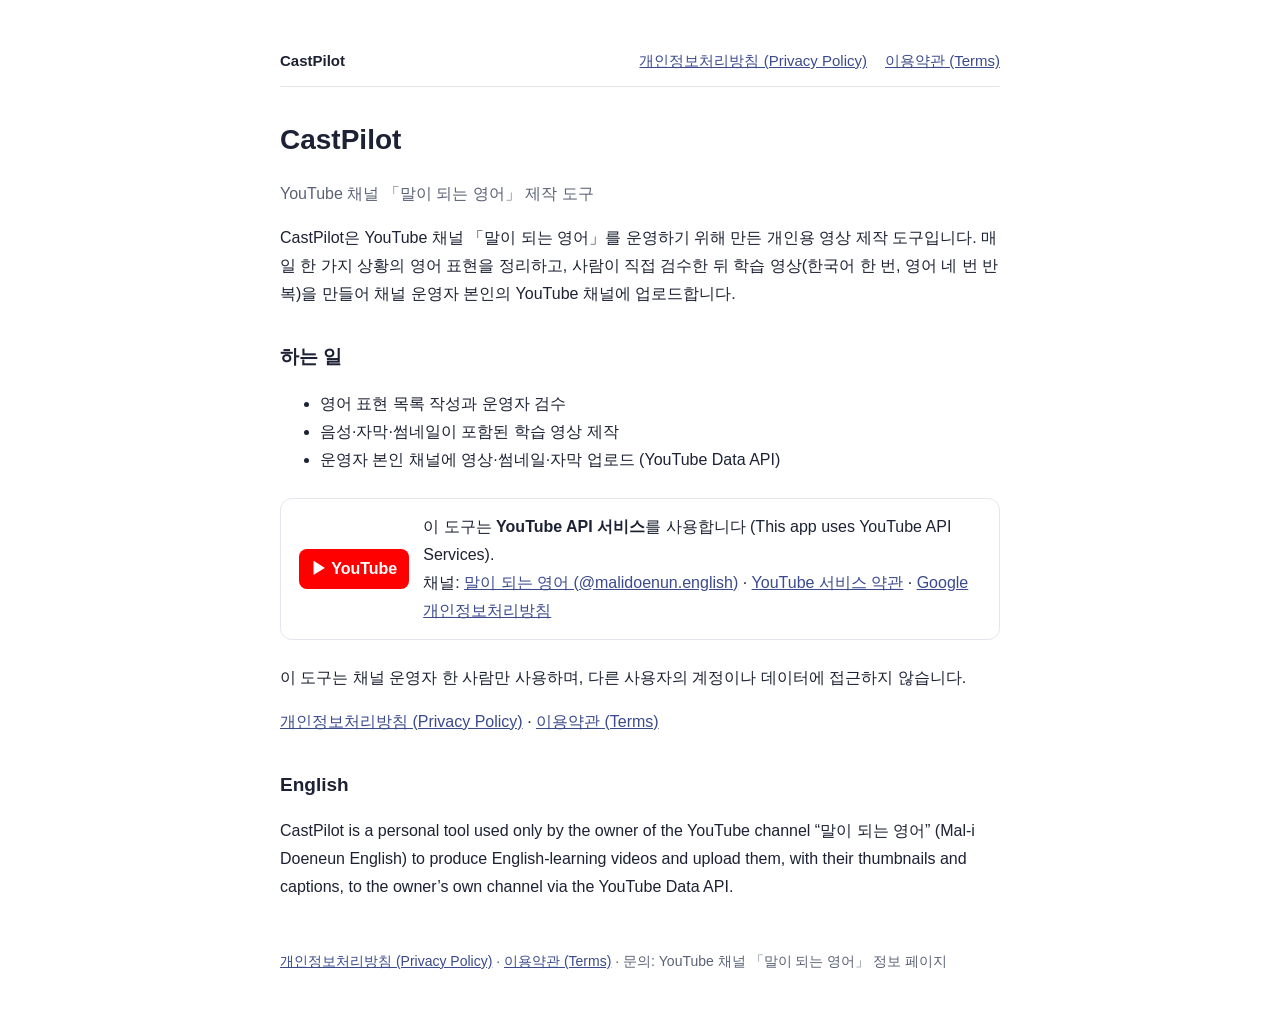
<file: index.html>
<!doctype html>
<html lang="ko"><head><meta charset="utf-8"><meta name="viewport" content="width=device-width,initial-scale=1">
<title>CastPilot</title><link rel="stylesheet" href="style.css"></head><body>
<nav><a class="home" href="index.html">CastPilot</a><a href="privacy.html">개인정보처리방침 (Privacy Policy)</a><a href="terms.html">이용약관 (Terms)</a></nav>
<h1>CastPilot</h1>
<p class="sub">YouTube 채널 「말이 되는 영어」 제작 도구</p>
<p>CastPilot은 YouTube 채널 「말이 되는 영어」를 운영하기 위해 만든 개인용 영상 제작 도구입니다.
매일 한 가지 상황의 영어 표현을 정리하고, 사람이 직접 검수한 뒤 학습 영상(한국어 한 번, 영어 네 번 반복)을 만들어
채널 운영자 본인의 YouTube 채널에 업로드합니다.</p>
<h2>하는 일</h2>
<ul>
<li>영어 표현 목록 작성과 운영자 검수</li>
<li>음성·자막·썸네일이 포함된 학습 영상 제작</li>
<li>운영자 본인 채널에 영상·썸네일·자막 업로드 (YouTube Data API)</li>
</ul>
<div class="yt"><span class="badge">▶ YouTube</span><div>이 도구는 <b>YouTube API 서비스</b>를 사용합니다 (This app uses YouTube API Services).<br>
채널: <a href="https://www.youtube.com/channel/UCBW-Wj9D_DciOlg9ZbUkcmw">말이 되는 영어 (@malidoenun.english)</a> ·
<a href="https://www.youtube.com/t/terms">YouTube 서비스 약관</a> · <a href="https://policies.google.com/privacy">Google 개인정보처리방침</a></div></div>
<p>이 도구는 채널 운영자 한 사람만 사용하며, 다른 사용자의 계정이나 데이터에 접근하지 않습니다.</p>
<p><a href="privacy.html">개인정보처리방침 (Privacy Policy)</a> · <a href="terms.html">이용약관 (Terms)</a></p>
<h2>English</h2>
<p>CastPilot is a personal tool used only by the owner of the YouTube channel “말이 되는 영어” (Mal-i Doeneun English)
to produce English-learning videos and upload them, with their thumbnails and captions, to the owner’s own channel via the YouTube Data API.</p>
<footer><a href="privacy.html">개인정보처리방침 (Privacy Policy)</a> · <a href="terms.html">이용약관 (Terms)</a> · 문의: YouTube 채널 「말이 되는 영어」 정보 페이지</footer>
</body></html>
</file>
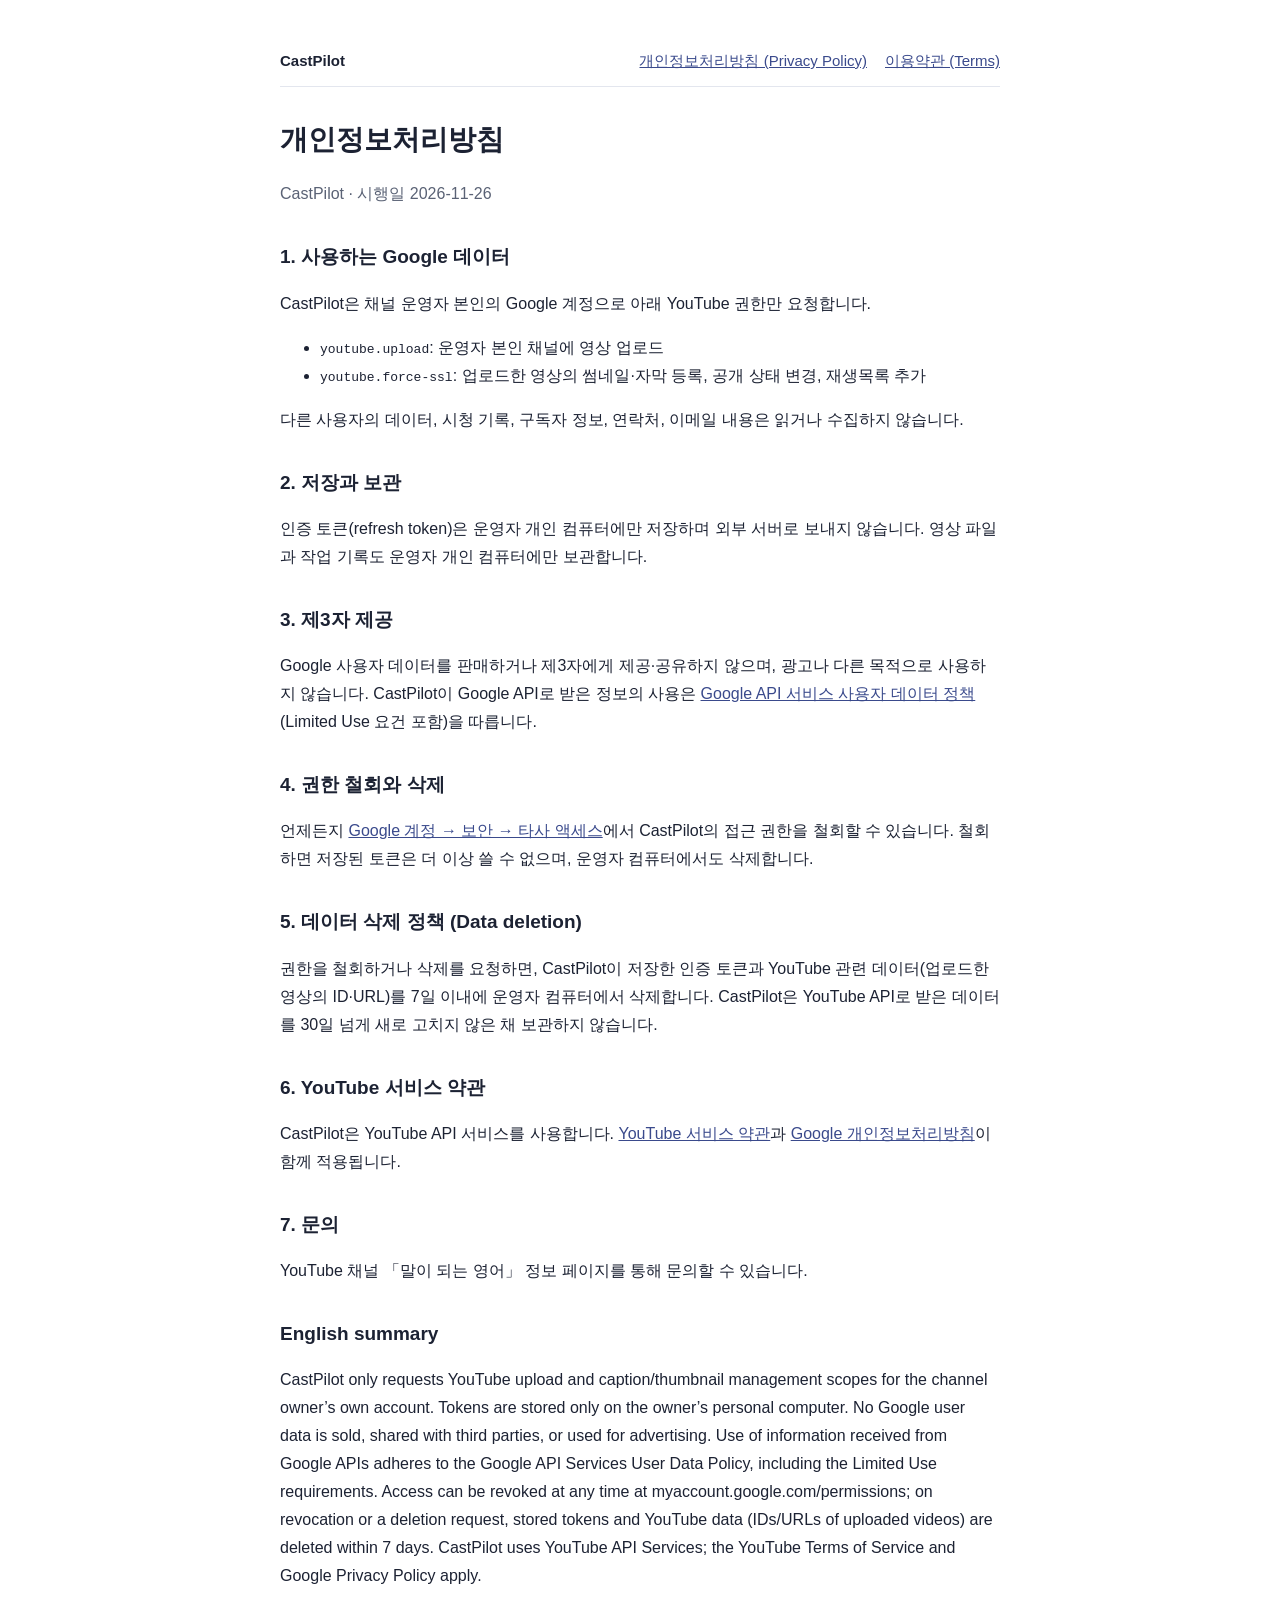
<file: privacy.html>
<!doctype html>
<html lang="ko"><head><meta charset="utf-8"><meta name="viewport" content="width=device-width,initial-scale=1">
<title>CastPilot 개인정보처리방침</title><link rel="stylesheet" href="style.css"></head><body>
<nav><a class="home" href="index.html">CastPilot</a><a href="privacy.html">개인정보처리방침 (Privacy Policy)</a><a href="terms.html">이용약관 (Terms)</a></nav>
<h1>개인정보처리방침</h1>
<p class="sub">CastPilot · 시행일 2026-11-26</p>
<h2>1. 사용하는 Google 데이터</h2>
<p>CastPilot은 채널 운영자 본인의 Google 계정으로 아래 YouTube 권한만 요청합니다.</p>
<ul>
<li><code>youtube.upload</code>: 운영자 본인 채널에 영상 업로드</li>
<li><code>youtube.force-ssl</code>: 업로드한 영상의 썸네일·자막 등록, 공개 상태 변경, 재생목록 추가</li>
</ul>
<p>다른 사용자의 데이터, 시청 기록, 구독자 정보, 연락처, 이메일 내용은 읽거나 수집하지 않습니다.</p>
<h2>2. 저장과 보관</h2>
<p>인증 토큰(refresh token)은 운영자 개인 컴퓨터에만 저장하며 외부 서버로 보내지 않습니다.
영상 파일과 작업 기록도 운영자 개인 컴퓨터에만 보관합니다.</p>
<h2>3. 제3자 제공</h2>
<p>Google 사용자 데이터를 판매하거나 제3자에게 제공·공유하지 않으며, 광고나 다른 목적으로 사용하지 않습니다.
CastPilot이 Google API로 받은 정보의 사용은 <a href="https://developers.google.com/terms/api-services-user-data-policy">Google API 서비스 사용자 데이터 정책</a>(Limited Use 요건 포함)을 따릅니다.</p>
<h2>4. 권한 철회와 삭제</h2>
<p>언제든지 <a href="https://myaccount.google.com/permissions">Google 계정 → 보안 → 타사 액세스</a>에서 CastPilot의 접근 권한을 철회할 수 있습니다.
철회하면 저장된 토큰은 더 이상 쓸 수 없으며, 운영자 컴퓨터에서도 삭제합니다.</p>
<h2>5. 데이터 삭제 정책 (Data deletion)</h2>
<p>권한을 철회하거나 삭제를 요청하면, CastPilot이 저장한 인증 토큰과 YouTube 관련 데이터(업로드한 영상의 ID·URL)를 7일 이내에 운영자 컴퓨터에서 삭제합니다.
CastPilot은 YouTube API로 받은 데이터를 30일 넘게 새로 고치지 않은 채 보관하지 않습니다.</p>
<h2>6. YouTube 서비스 약관</h2>
<p>CastPilot은 YouTube API 서비스를 사용합니다. <a href="https://www.youtube.com/t/terms">YouTube 서비스 약관</a>과
<a href="https://policies.google.com/privacy">Google 개인정보처리방침</a>이 함께 적용됩니다.</p>
<h2>7. 문의</h2>
<p>YouTube 채널 「말이 되는 영어」 정보 페이지를 통해 문의할 수 있습니다.</p>
<h2>English summary</h2>
<p>CastPilot only requests YouTube upload and caption/thumbnail management scopes for the channel owner’s own account.
Tokens are stored only on the owner’s personal computer. No Google user data is sold, shared with third parties, or used for advertising.
Use of information received from Google APIs adheres to the Google API Services User Data Policy, including the Limited Use requirements.
Access can be revoked at any time at myaccount.google.com/permissions; on revocation or a deletion request, stored tokens and YouTube data (IDs/URLs of uploaded videos) are deleted within 7 days. CastPilot uses YouTube API Services; the YouTube Terms of Service and Google Privacy Policy apply.</p>
</body></html>
</file>
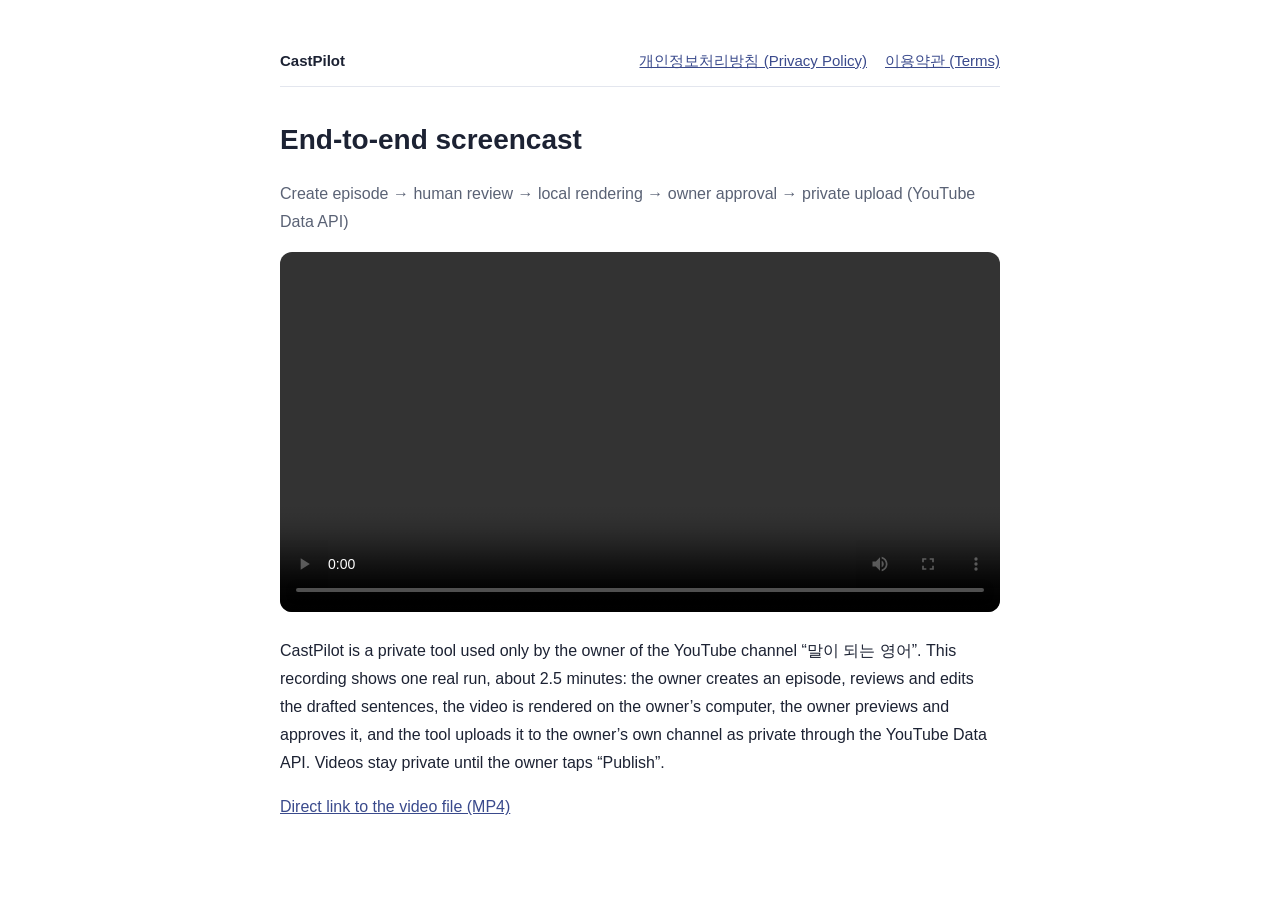
<file: screencast.html>
<!doctype html>
<html lang="en"><head><meta charset="utf-8"><meta name="viewport" content="width=device-width,initial-scale=1">
<title>CastPilot — end-to-end screencast</title><link rel="stylesheet" href="style.css"></head><body>
<nav><a class="home" href="index.html">CastPilot</a><a href="privacy.html">개인정보처리방침 (Privacy Policy)</a><a href="terms.html">이용약관 (Terms)</a></nav>
<h1>End-to-end screencast</h1>
<p class="sub">Create episode → human review → local rendering → owner approval → private upload (YouTube Data API)</p>
<video controls preload="metadata" style="width:100%;border-radius:12px" src="castpilot-end-to-end-screencast.mp4"></video>
<p>CastPilot is a private tool used only by the owner of the YouTube channel “말이 되는 영어”. This recording shows one real run, about 2.5 minutes:
the owner creates an episode, reviews and edits the drafted sentences, the video is rendered on the owner’s computer, the owner previews and approves it,
and the tool uploads it to the owner’s own channel as private through the YouTube Data API. Videos stay private until the owner taps “Publish”.</p>
<p><a href="castpilot-end-to-end-screencast.mp4">Direct link to the video file (MP4)</a></p>
</body></html>
</file>
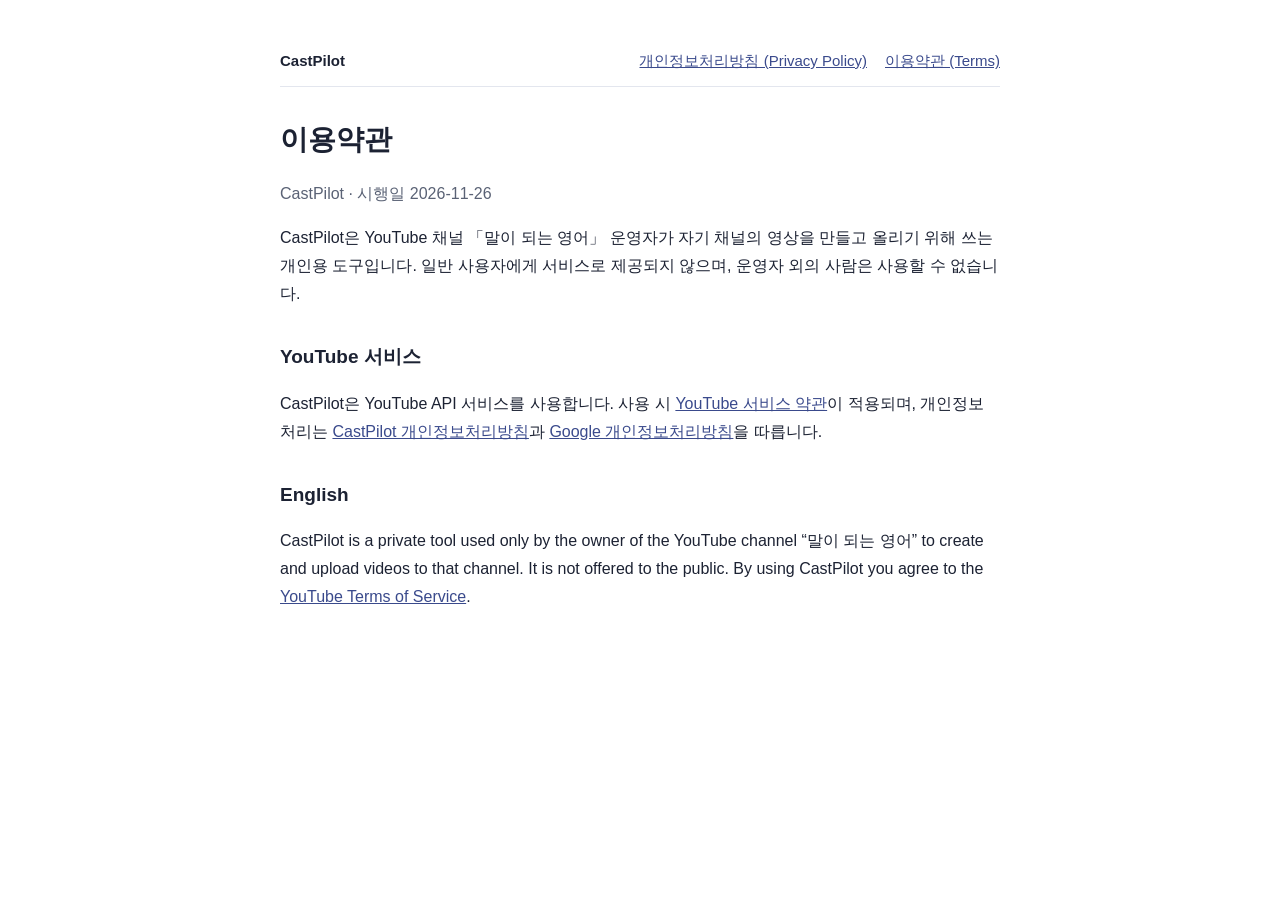
<file: terms.html>
<!doctype html>
<html lang="ko"><head><meta charset="utf-8"><meta name="viewport" content="width=device-width,initial-scale=1">
<title>CastPilot 이용약관</title><link rel="stylesheet" href="style.css"></head><body>
<nav><a class="home" href="index.html">CastPilot</a><a href="privacy.html">개인정보처리방침 (Privacy Policy)</a><a href="terms.html">이용약관 (Terms)</a></nav>
<h1>이용약관</h1>
<p class="sub">CastPilot · 시행일 2026-11-26</p>
<p>CastPilot은 YouTube 채널 「말이 되는 영어」 운영자가 자기 채널의 영상을 만들고 올리기 위해 쓰는 개인용 도구입니다.
일반 사용자에게 서비스로 제공되지 않으며, 운영자 외의 사람은 사용할 수 없습니다.</p>
<h2>YouTube 서비스</h2>
<p>CastPilot은 YouTube API 서비스를 사용합니다. 사용 시 <a href="https://www.youtube.com/t/terms">YouTube 서비스 약관</a>이 적용되며,
개인정보 처리는 <a href="privacy.html">CastPilot 개인정보처리방침</a>과 <a href="https://policies.google.com/privacy">Google 개인정보처리방침</a>을 따릅니다.</p>
<h2>English</h2>
<p>CastPilot is a private tool used only by the owner of the YouTube channel “말이 되는 영어” to create and upload videos to that channel.
It is not offered to the public. By using CastPilot you agree to the <a href="https://www.youtube.com/t/terms">YouTube Terms of Service</a>.</p>
</body></html>
</file>
<file: style.css>
body{font-family:-apple-system,"Apple SD Gothic Neo","Noto Sans KR",sans-serif;max-width:720px;margin:48px auto;padding:0 20px;line-height:1.75;color:#1c2233}
h1{font-size:28px;margin-bottom:4px}h2{font-size:19px;margin-top:32px}.sub{color:#5a6275}a{color:#3a4a8c}footer{margin-top:48px;font-size:14px;color:#5a6275}
nav{display:flex;gap:18px;font-size:15px;border-bottom:1px solid #e3e6ee;padding-bottom:12px;margin-bottom:28px}nav .home{font-weight:700;margin-right:auto;color:#1c2233;text-decoration:none}
.yt{display:flex;align-items:center;gap:14px;border:1px solid #e3e6ee;border-radius:12px;padding:14px 18px;margin:24px 0}.yt .badge{background:#FF0000;color:#fff;font-weight:700;border-radius:8px;padding:6px 12px;white-space:nowrap}
</file>
